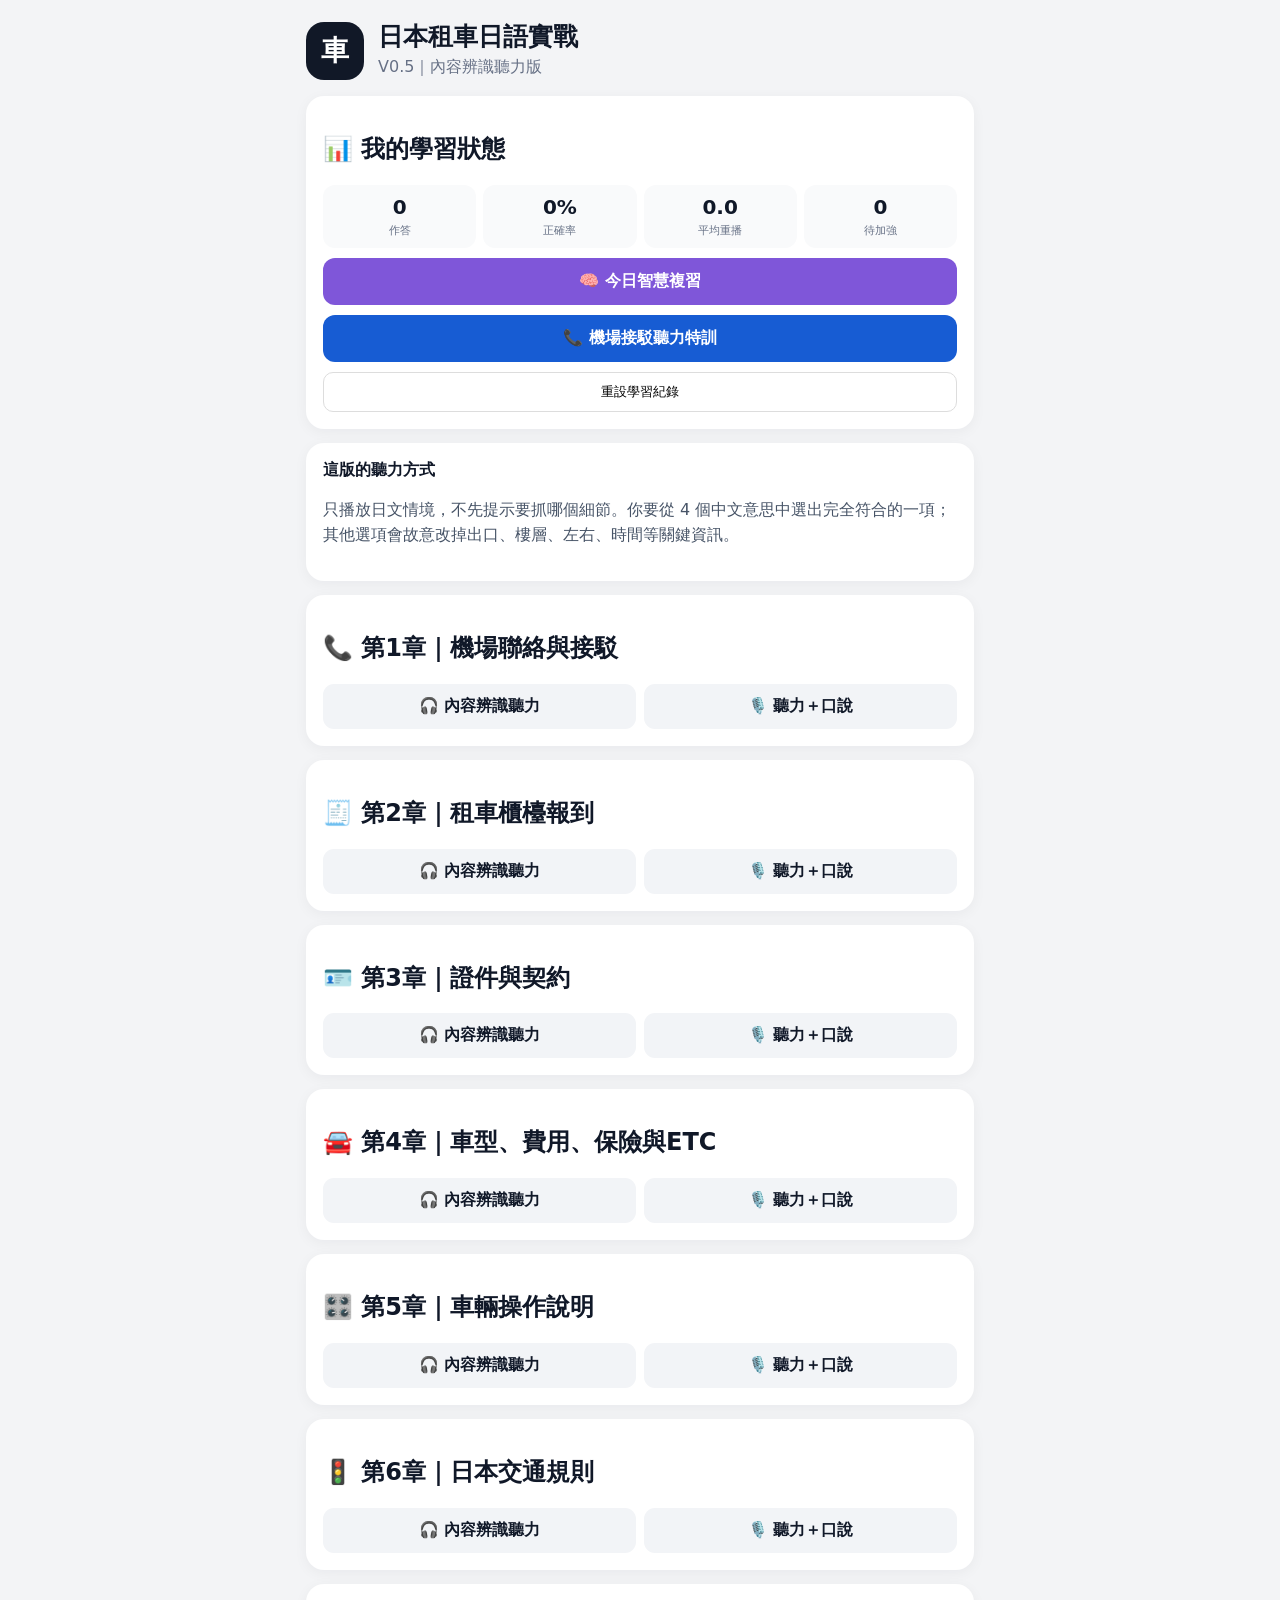
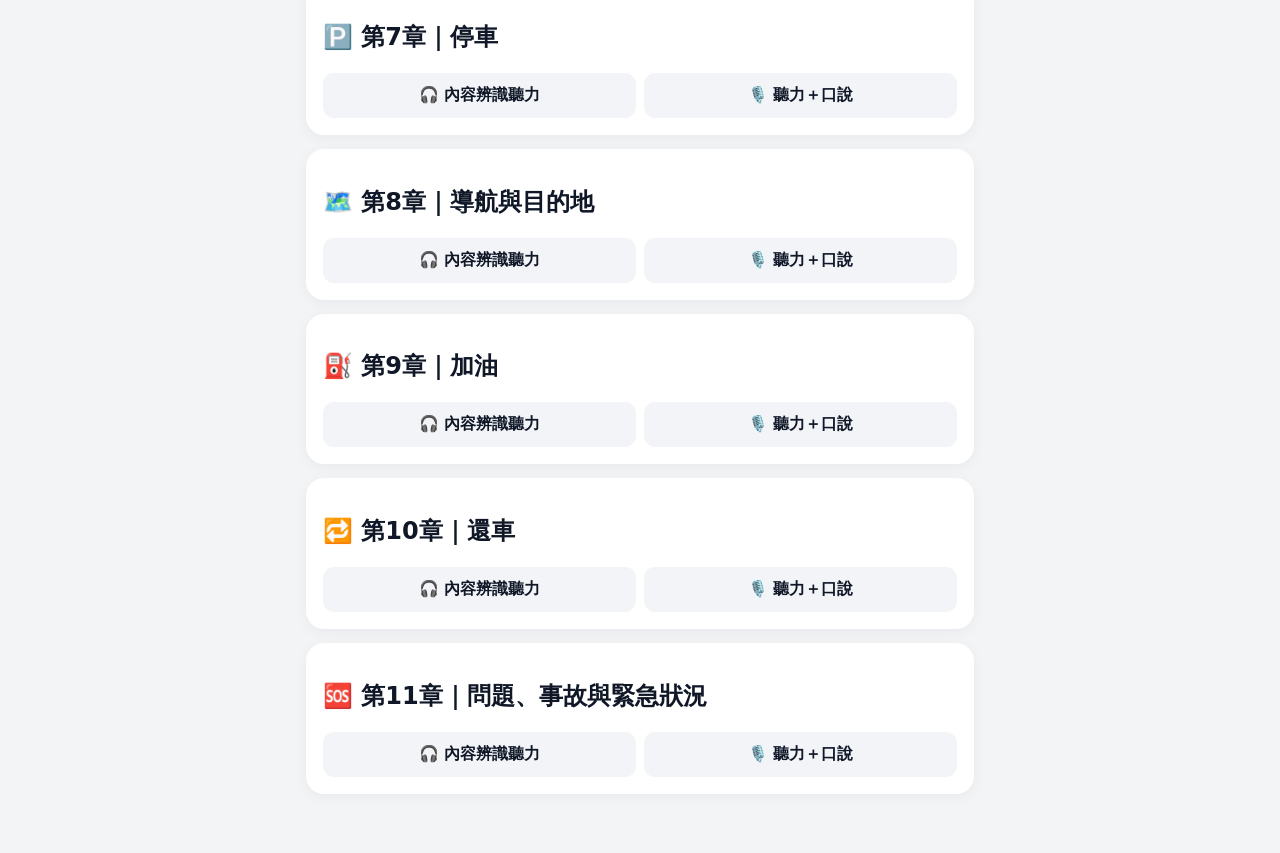
<file: index.html>
<!doctype html><html lang="zh-Hant"><head>
<meta charset="utf-8"><meta name="viewport" content="width=device-width,initial-scale=1,viewport-fit=cover">
<meta name="theme-color" content="#111827"><link rel="manifest" href="manifest.webmanifest"><link rel="stylesheet" href="style.css">
<title>日本租車日語實戰</title></head><body><main>
<div class="hero"><span>車</span><div><h1>日本租車日語實戰</h1><p>V0.5｜內容辨識聽力版</p></div></div>
<section class="card dash"><h2>📊 我的學習狀態</h2><div id="stats"></div>
<a class="review" href="practice.html?chapter=all&mode=listen&smart=1">🧠 今日智慧複習</a>
<a class="review secondary" href="practice.html?chapter=airport&mode=listen&smart=1&phone=1">📞 機場接駁聽力特訓</a>
<button id="reset">重設學習紀錄</button></section>
<section class="card"><b>這版的聽力方式</b>
<p>只播放日文情境，不先提示要抓哪個細節。你要從 4 個中文意思中選出完全符合的一項；其他選項會故意改掉出口、樓層、左右、時間等關鍵資訊。</p></section>
<div id="chapters"></div></main><script src="app.js"></script></body></html>
</file>
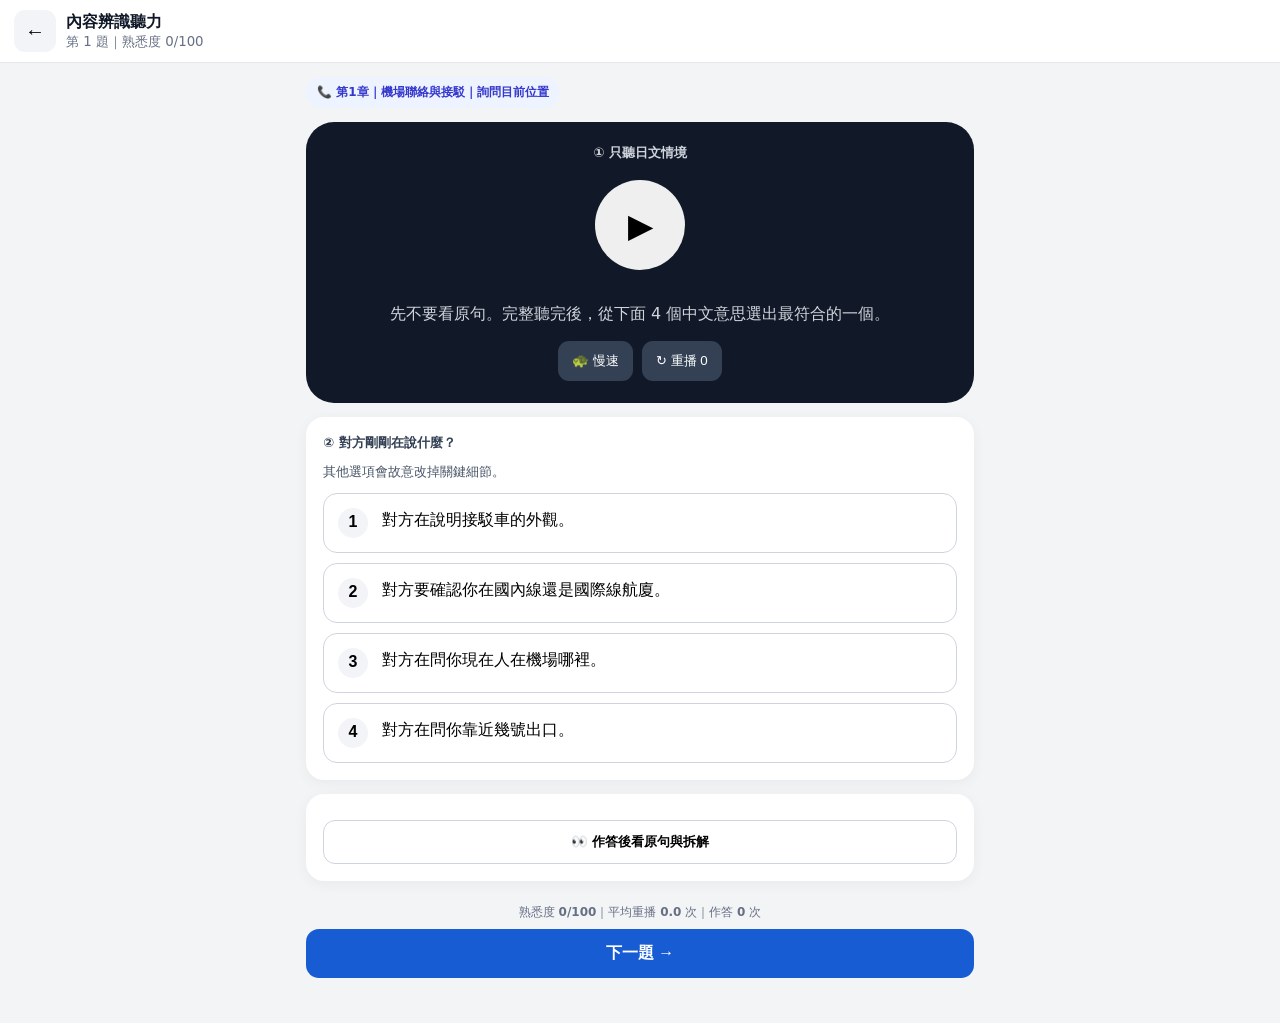
<file: practice.html>
<!doctype html><html lang="zh-Hant"><head>
<meta charset="utf-8"><meta name="viewport" content="width=device-width,initial-scale=1,viewport-fit=cover"><link rel="stylesheet" href="style.css">
<title>租車日語細節聽力</title></head><body>
<header><button onclick="location.href='index.html'">←</button><div><b id="title"></b><small id="prog"></small></div></header>
<main class="practice"><div class="chip" id="chapterName"></div>

<section class="phone">
<div class="step">① 只聽日文情境</div>
<button id="playScene" class="play">▶</button>
<p>先不要看原句。完整聽完後，從下面 4 個中文意思選出最符合的一個。</p>
<div class="controls"><button id="slow">🐢 慢速</button><button id="again">↻ 重播 <span id="replayCount">0</span></button></div>
</section>

<section class="card questionCard">
<div class="step dark">② 對方剛剛在說什麼？</div>
<p class="hint">其他選項會故意改掉關鍵細節。</p>
<div id="choices" class="meaningChoices"></div>
<div id="feedback"></div>
</section>

<section class="card">
<button id="reveal" class="wide">👀 作答後看原句與拆解</button>
<div id="text" class="hidden">
<button id="sentenceBtn" class="speakSentence" type="button"><span class="ja" id="ja"></span><span>🔊</span></button>
<div class="zh" id="meaning"></div>
<div class="breakTitle">個別單字／片語：</div><div id="chunks" class="chunks"></div>
</div></section>

<section id="speakBox" class="card hidden"><b>進階：自己回答店員</b>
<button id="mic" class="mic">🎙️ 開始說話</button><div id="heard">辨識結果會顯示在這裡</div>
<div id="replyButtons" class="replyButtons"></div></section>

<div class="metrics" id="metrics"></div><button id="next" class="next">下一題 →</button>
</main><script src="practice.js"></script></body></html>
</file>
<file: style.css>
*{box-sizing:border-box}body{margin:0;background:#f3f4f6;color:#101828;font-family:system-ui,-apple-system,"Noto Sans TC",sans-serif}main{max-width:700px;margin:auto;padding:20px 16px 45px}.hero{display:flex;gap:14px;align-items:center}.hero>span{width:58px;height:58px;border-radius:18px;background:#111827;color:#fff;display:grid;place-items:center;font-size:28px;font-weight:900}.hero h1{margin:0;font-size:25px}.hero p{margin:4px 0;color:#667085}.card{background:#fff;border-radius:18px;padding:17px;margin:14px 0;box-shadow:0 3px 14px #1018280c}.card p{line-height:1.6;color:#475467}.dash #stats{display:grid;grid-template-columns:repeat(4,1fr);gap:7px}.stat{background:#f9fafb;padding:10px 4px;border-radius:12px;text-align:center}.stat b{display:block;font-size:20px}.stat small{font-size:11px;color:#667085}.review{display:block;text-align:center;background:#7f56d9;color:#fff;text-decoration:none;padding:13px;border-radius:12px;margin:10px 0;font-weight:800}.review.secondary{background:#175cd3}.dash>button{width:100%;padding:10px;border:1px solid #ddd;background:#fff;border-radius:10px}.actions{display:grid;grid-template-columns:1fr 1fr;gap:8px}.actions a{padding:12px;border-radius:11px;background:#f2f4f7;text-decoration:none;text-align:center;color:#101828;font-weight:750}header{position:sticky;top:0;background:#fff;border-bottom:1px solid #e5e7eb;padding:10px 14px;display:flex;gap:10px;align-items:center;z-index:5}header>button{width:42px;height:42px;border:0;border-radius:11px;background:#f2f4f7;font-size:20px}header>div{display:flex;flex-direction:column}header small{color:#667085}.practice{padding-top:14px}.chip{display:inline-block;background:#eef4ff;color:#3538cd;border-radius:20px;padding:7px 11px;font-size:12px;font-weight:700}.phone{background:#111827;color:#fff;border-radius:28px;text-align:center;padding:22px 16px;margin:14px 0}.play{width:90px;height:90px;border:0;border-radius:50%;font-size:33px;margin:18px}.phone p{color:#d0d5dd}.controls{display:flex;justify-content:center;gap:9px}.controls button{border:0;border-radius:11px;padding:11px 14px;background:#344054;color:#fff}.hint{font-size:13px;margin:7px 0 10px}.choice{width:100%;text-align:left;padding:14px 12px;border:1px solid #e4e7ec;background:#fff;border-radius:12px;margin:7px 0;font-size:16px;line-height:1.5}.choice.ok,.choice.right{background:#ecfdf3;border-color:#75e0a7}.choice.bad{background:#fef3f2;border-color:#fda29b}.wide{width:100%;border:1px solid #d0d5dd;background:#fff;border-radius:12px;padding:12px;margin-top:9px;font-weight:750}.speakSentence{width:100%;display:flex;justify-content:space-between;align-items:center;gap:12px;border:1px solid #e4e7ec;background:#f9fafb;border-radius:14px;padding:12px;margin-top:12px;text-align:left}.ja{font-size:21px;line-height:1.7;font-weight:750}.zh{color:#475467;margin-top:10px;line-height:1.6}.breakTitle{font-size:13px;font-weight:800;margin-top:16px;color:#344054}.chunks{display:flex;flex-wrap:wrap;gap:8px;margin-top:8px}.chunk{display:grid;grid-template-columns:auto auto;grid-template-areas:"jp sp" "zh sp";align-items:center;gap:1px 8px;border:1px solid #d0d5dd;background:#fff;border-radius:12px;padding:9px 10px;text-align:left}.chunk b{grid-area:jp;font-size:16px}.chunk small{grid-area:zh;color:#667085}.chunk span{grid-area:sp}.hidden{display:none!important}.good,.warn{padding:11px;border-radius:10px;margin-top:9px;line-height:1.55}.good{background:#ecfdf3;color:#027a48}.warn{background:#fffaeb;color:#b54708}.mic{width:100%;border:0;background:#dc2626;color:#fff;border-radius:14px;padding:15px;font-weight:800}#heard{background:#f9fafb;padding:12px;border-radius:10px;margin:10px 0;color:#475467}.replyButtons{display:grid;gap:8px}.reply{display:flex;justify-content:space-between;align-items:center;text-align:left;gap:10px;padding:12px;border:1px solid #d0d5dd;background:#fff;border-radius:12px;font-size:17px}.metrics{font-size:12px;color:#667085;text-align:center;padding:8px;line-height:1.5}.next{width:100%;border:0;background:#175cd3;color:#fff;border-radius:13px;padding:14px;font-weight:800;font-size:16px}@media(max-width:520px){.dash #stats{grid-template-columns:repeat(2,1fr)}.actions{grid-template-columns:1fr}.hero h1{font-size:22px}}
.step{font-size:13px;font-weight:800;color:#d0d5dd}.step.dark{color:#344054;margin-bottom:10px}
.questionAudio{width:100%;display:flex;justify-content:space-between;align-items:center;gap:12px;border:1px solid #d0d5dd;background:#f9fafb;border-radius:14px;padding:14px;font-size:20px;font-weight:800;text-align:left}
.jlptChoices{display:grid;gap:8px;margin-top:10px}.jlptChoices .choice{display:grid;grid-template-columns:34px 1fr 34px;align-items:center;gap:9px}
.num{width:30px;height:30px;border-radius:50%;background:#f2f4f7;display:grid;place-items:center;font-weight:800}.speakerIcon{text-align:center}.opt{font-size:18px}

.meaningChoices{display:grid;gap:10px;margin-top:10px}
.meaningChoice{display:grid;grid-template-columns:34px 1fr;align-items:start;gap:10px;text-align:left;padding:14px;border:1px solid #d0d5dd;border-radius:14px;background:#fff;font-size:16px;line-height:1.55}
.meaningChoice:disabled{opacity:1}
.meaningChoice.ok,.meaningChoice.right{border-color:#12b76a;background:#ecfdf3}
.meaningChoice.bad{border-color:#f04438;background:#fef3f2}
</file>
